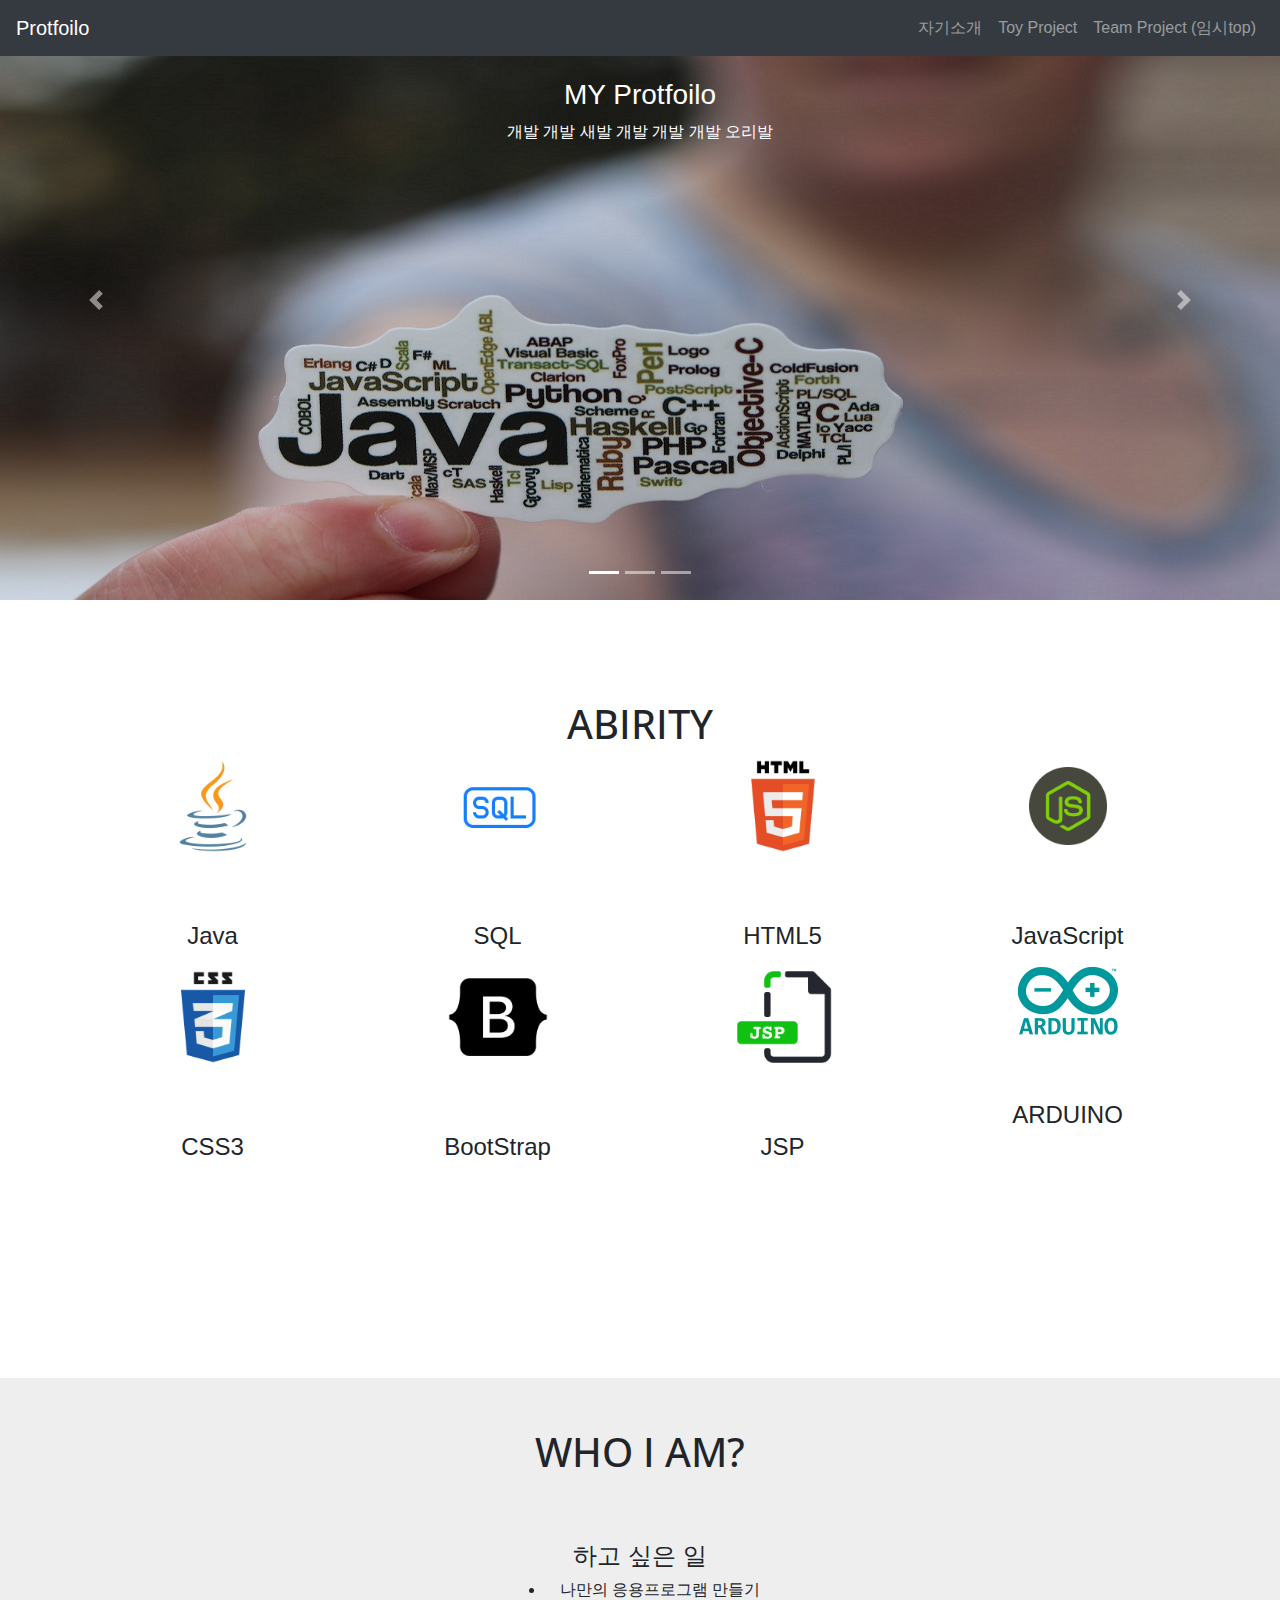
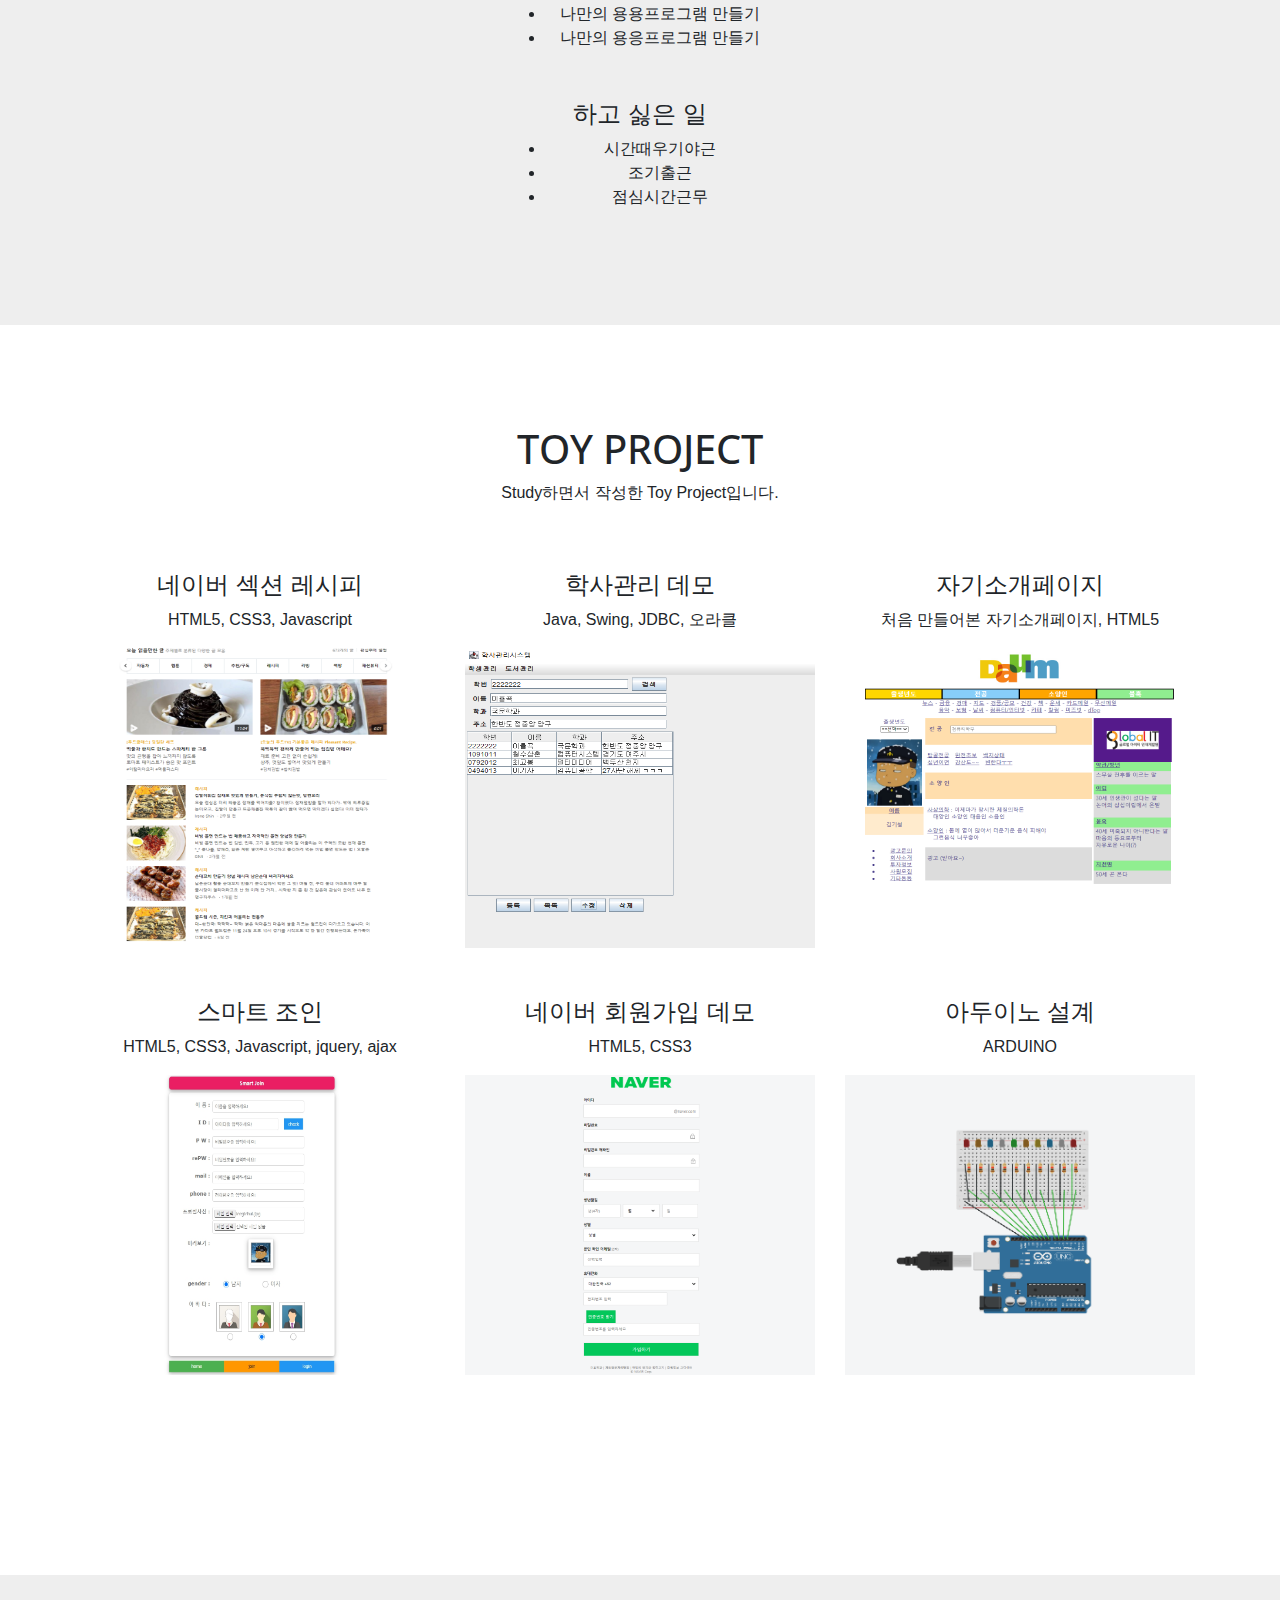
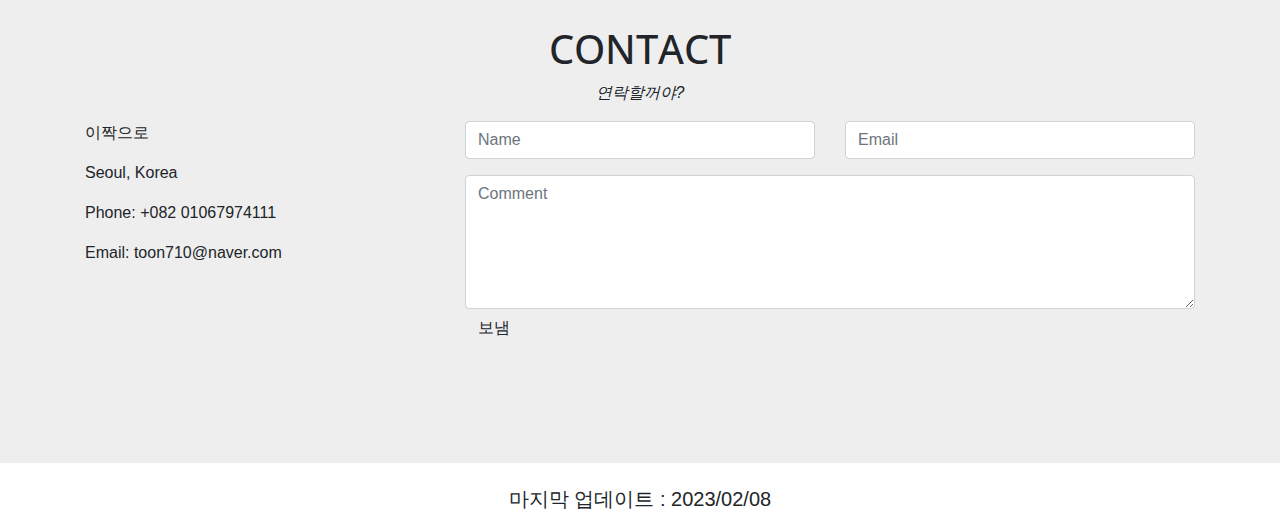
<file: index.html>
<!DOCTYPE html>
<html lang="en">
<head>
    <meta charset="UTF-8">
    <meta http-equiv="X-UA-Compatible" content="IE=edge">
    <meta name="viewport" content="width=device-width, initial-scale=1.0">
    <title>포트폴리오</title>
    <link rel="stylesheet" href="https://cdn.jsdelivr.net/npm/bootstrap@4.6.2/dist/css/bootstrap.min.css">
    <script src="https://cdn.jsdelivr.net/npm/jquery@3.6.1/dist/jquery.min.js"></script>  <!--jquery cdn이 부트스트랩4에 있으므로 제이쿼리사용을 위해 cdn을 추가할 필요가 없다 -->
    <script src="https://cdn.jsdelivr.net/npm/popper.js@1.16.1/dist/umd/popper.min.js"></script>
    <script src="https://cdn.jsdelivr.net/npm/bootstrap@4.6.2/dist/js/bootstrap.bundle.min.js"></script>
    <link rel="stylesheet" href="https://cdnjs.cloudflare.com/ajax/libs/font-awesome/6.2.1/css/all.min.css" integrity="sha512-MV7K8+y+gLIBoVD59lQIYicR65iaqukzvf/nwasF0nqhPay5w/9lJmVM2hMDcnK1OnMGCdVK+iQrJ7lzPJQd1w==" crossorigin="anonymous" referrerpolicy="no-referrer" />
    <link href="https://fonts.googleapis.com/css2?family=Open+Sans:wght@300&display=swap" rel="stylesheet">
    <script>
      $(document).ready(function(){       
        $(".navbar a, footer a[href='#myPage']").on('click', function(event) {
        if (this.hash !== "") {
          event.preventDefault();
          var hash = this.hash;
          $('html, body').animate({
            scrollTop: $(hash).offset().top
          }, 900, function(){
            window.location.hash = hash;
            });
          }
        });
      })
      </script>

    <style>
      #ability img {width: 100px;}
      img{vertical-align: middle;}
      .carousel-caption{bottom:70%;}
      .container, .contaniner-fluid { margin-top:100px; padding-bottom: 100px;}
      .container h3,h4, .container-fluid h3,h4{padding-top: 50px;}     
    </style>
</head>
<body>
    <!-- navigation ------------------------------------------------------------------------------------------------>
    <nav class="navbar navbar-expand-md bg-dark navbar-dark fixed-top">
      <a class="navbar-brand" href="#">Protfoilo</a>
      <button class="navbar-toggler" type="button" data-toggle="collapse" data-target="#collapsibleNavbar">
        <span class="navbar-toggler-icon"></span>
      </button>
      <div class="collapse navbar-collapse" id="collapsibleNavbar">
        <ul class="navbar-nav ml-auto">
          <li class="nav-item">
            <a class="nav-link" href="#introduce" data-toggle="collapse" data-target=".navbar-collapse.show">자기소개</a>
          </li>
          <li class="nav-item">
            <a class="nav-link" href="#toy" data-toggle="collapse" data-target=".navbar-collapse.show">Toy Project</a>
          </li>
          <li class="nav-item">
            <a class="nav-link" href="#demo" data-toggle="collapse" data-target=".navbar-collapse.show">Team Project (임시top)</a>
          </li>    
        </ul>
      </div>  
    </nav>
    <!-- /navigation -->

    <!-- carousel -------------------------------------------------------------------------------------------------->
    <div id="demo" class="carousel slide" data-ride="carousel">

        <!-- Indicators -->
        <ul class="carousel-indicators">
          <li data-target="#demo" data-slide-to="0" class="active"></li>
          <li data-target="#demo" data-slide-to="1"></li>
          <li data-target="#demo" data-slide-to="2"></li>
        </ul>
        
        <!-- The slideshow -->
        <div class="carousel-inner">
          <div class="carousel-item active">
            <img width="100%" src="img/img02.jpg" alt="타이틀 이미지 01">
            <div class="carousel-caption">
                <h3>MY Protfoilo</h3>
                <p>개발 개발 새발 개발 개발 개발 오리발</p>
              </div>
          </div>
          <div class="carousel-item">
            <img width="100%" src="img/seoul.jpg" alt="국기봉 야경">
            <div class="carousel-caption">
                <h3>내가 가야 할 길</h3>
                <p>바라만 보지 않겠습니다.</p>
              </div>
          </div>
          <div class="carousel-item">
            <img width="100%" src="img/sky_ladder.jpg" alt="하늘오르기">
            <div class="carousel-caption">
                <h3>하늘오르기</h3>
                <br>
                <p>하늘에 닿기 위해서가 아닙니다.</p>
                <p>하늘과 닮고 싶어서입니다.</p>
              </div>
          </div>
        </div>
        
        <!-- Left and right controls -->
        <a class="carousel-control-prev" href="#demo" data-slide="prev">
          <span class="carousel-control-prev-icon"></span>
        </a>
        <a class="carousel-control-next" href="#demo" data-slide="next">
          <span class="carousel-control-next-icon"></span>
        </a>
      </div>
      <!-- /carosel -->

    <!-- ability --------------------------------------------------------------------------------------------------->
    <section class="page-section" id="ability">
      <div class="container">
          <div class="text-center">
              <h1 class="text-uppercase"  style="font-family: 'Open Sans', sans-serif;"><i class="fa-solid fa-laptop-code" style="color:rgb(70, 166, 204)"></i> ABIRITY</h1>
          </div>
          <div class="row text-center">
              <div class="col-md-3">
                  <span class="fa-stack fa-4x">
                      <img src="img/java.png">
                  </span>
                  <h4 class="my-3">Java</h4>
              </div>
              <div class="col-md-3">
                <span class="fa-stack fa-4x">
                      <img src="img/sql.png">
                  </span>
                  <h4 class="my-3">SQL</h4>
                </div>
                <div class="col-md-3">
                  <span class="fa-stack fa-4x">
                    <img src="img/html5_icon.png">
                  </span>
                  <h4 class="my-3">HTML5</h4>
                </div>
                <div class="col-md-3">
                  <span class="fa-stack fa-4x">
                    <img src="img/js.png">
                  </span>
                  <h4 class="my-3">JavaScript</h4>
                </div>
              </div>
              <div class="row text-center">
                <div class="col-md-3">
                  <span class="fa-stack fa-4x">
                    <img src="img/css3.png">
                  </span>
                  <h4 class="my-3">CSS3</h4>
                </div>
                <div class="col-md-3">
                  <span class="fa-stack fa-4x">
                    <img src="img/bootstrap.png">
                  </span>
                  <h4 class="my-3">BootStrap</h4>
                </div>
                <div class="col-md-3">
                  <span class="fa-stack fa-4x">
                    <img src="img/jsp.png">
                  </span>
                  <h4 class="my-3">JSP</h4>
                </div>
              <div class="col-md-3">
                  <span class="fa-stack fa-4x">
                      <img src="img/arduino.png">
                  </span>
                  <h4 class="my-3">ARDUINO</h4>
              </div>
          </div>
      </div>
    </section>
    <!-- /ability -->

    <!-- 자기소개 -------------------------------------------------------------------------------------------------->
    <div id="introduce" class="container-fluid" style="background: #eeeeee;">
        <div class="container text-center">
            <h1 style="font-family: 'Open Sans', sans-serif; padding-top: 50px;"><i class="fas fa-user-pen" style="color:rgb(70, 204, 121)"></i> WHO I AM?</h1>
            <p>
                <h4>하고 싶은 일</h4>
                <ul style="width:270px; margin: auto;"> <!-- margin: auto; 박스를 수평가운데 정령  -->
                    <li>나만의 응용프로그램 만들기</li>
                    <li>나만의 용용프로그램 만들기</li>
                    <li>나만의 용응프로그램 만들기</li>
                </ul>
                <h4>하고 싫은 일</h4>
                <ul style="width:270px; margin: auto;">
                    <li>시간때우기야근</li>
                    <li>조기출근</li>
                    <li>점심시간근무</li>
                </ul>
            </p>
        </div>
    </div>
    <!-- /자기 소개 -->

    <!-- toy project ----------------------------------------------------------------------------------------------->
    <div id="toy" class="container text-center">
        <h1 style="font-family: 'Open Sans', sans-serif;"><i class="fa-solid fa-robot" style="color:rgb(228, 123, 25)"></i> TOY PROJECT</h1>        
        <p>Study하면서 작성한 Toy Project입니다.</p>
        <div class="row">
          <div class="col-sm-4">
            <h4>네이버 섹션 레시피</h4>
            <p>HTML5, CSS3, Javascript</p>
            <a href="toy/naver/recipe.html" target="_blank">
              <img width="100%" height="300px" src="img/pic01.png" alt="네이버 레시피">
            </a>
          </div>
          <div class="col-sm-4">
            <h4>학사관리 데모</h4>
            <p>Java, Swing, JDBC, 오라클</p> 
            <a href="https://youtu.be/FXrQBpbAz9E" target="_blank">
                <img width="100%" height="300px" src="img/pic02.png" alt="학사관리 데모">
            </a>
          </div>
          <div class="col-sm-4">
            <h4>자기소개페이지</h4>
            <p>처음 만들어본 자기소개페이지, HTML5</p> 
            <a href="toy/introduce/src/homework01.html" target="_blank">
              <img width="100%" height="300px" src="img/pic05.png" alt="자기소개">
            </a>
          </div>
        </div>
        <div class="row">
          <div class="col-sm-4">
            <h4>스마트 조인</h4>
            <p>HTML5, CSS3, Javascript, jquery, ajax</p> 
            <a href="toy/smart_join/src/smartjoin.html" target="_blank">
              <img width="100%" height="300px" src="img/pic03.jpg" alt="스마트 조인">
            </a>
          </div>
          <div class="col-sm-4">
            <h4>네이버 회원가입 데모</h4>
            <p>HTML5, CSS3</p>
            <a href="toy/naver_join/src/homework02.html" target="_blank">
                <img width="100%" height="300px" src="img/pic04.png" alt="네이버 회원가입 페이지">
            </a>
          </div>
          <div class="col-sm-4">
            <h4>아두이노 설계</h4>
            <p>ARDUINO</p>
            <a href="https://youtu.be/PWx80rr7J60" target="_blank">
                <img width="100%" height="300px" src="img/pic06.png" alt="아두이노">
            </a>
          </div>          
        </div>
    </div>
    <!-- /toy project -->

    <!-- contact --------------------------------------------------------------------------------------------------->
    <div class="container-fluid" style="background: #eeeeee;">
      <div class="container">
        <h1 class="text-center" style="font-family: 'Open Sans', sans-serif; padding-top: 50px;"><i class="fa-regular fa-address-card" style="color:rgb(117, 70, 204)"></i> CONTACT</h1>
        <p class="text-center"><em>연락할꺼야?</em></p>
        <div class="row test">
          <div class="col-md-4">
            <p>이짝으로</p>
            <p><span class="glyphicon glyphicon-map-marker"></span>Seoul, Korea</p>
            <p><span class="glyphicon glyphicon-phone"></span>Phone: +082 01067974111</p>
            <p><span class="glyphicon glyphicon-envelope"></span>Email: toon710@naver.com</p>
          </div>
          <div class="col-md-8">
            <div class="row">
              <div class="col-sm-6 form-group">
                <input class="form-control" id="name" name="name" placeholder="Name" type="text" required>
              </div>
              <div class="col-sm-6 form-group">
                <input class="form-control" id="email" name="email" placeholder="Email" type="email" required>
              </div>
            </div>
            <textarea class="form-control" id="comments" name="comments" placeholder="Comment" rows="5"></textarea>
            <div class="row">
              <div class="col-md-12 form-group">
                <button class="btn pull-right" type="submit">보냄</button>
              </div>
            </div>
          </div>
        </div>
      </div>
    </div>
    <!-- /contact -->
    <br>
    <h5 class="text-center"><i class="fa-solid fa-file-pen" style="color:rgb(195, 204, 70)"></i> 마지막 업데이트 : 2023/02/08</h5>
</body>
</html>
</file>
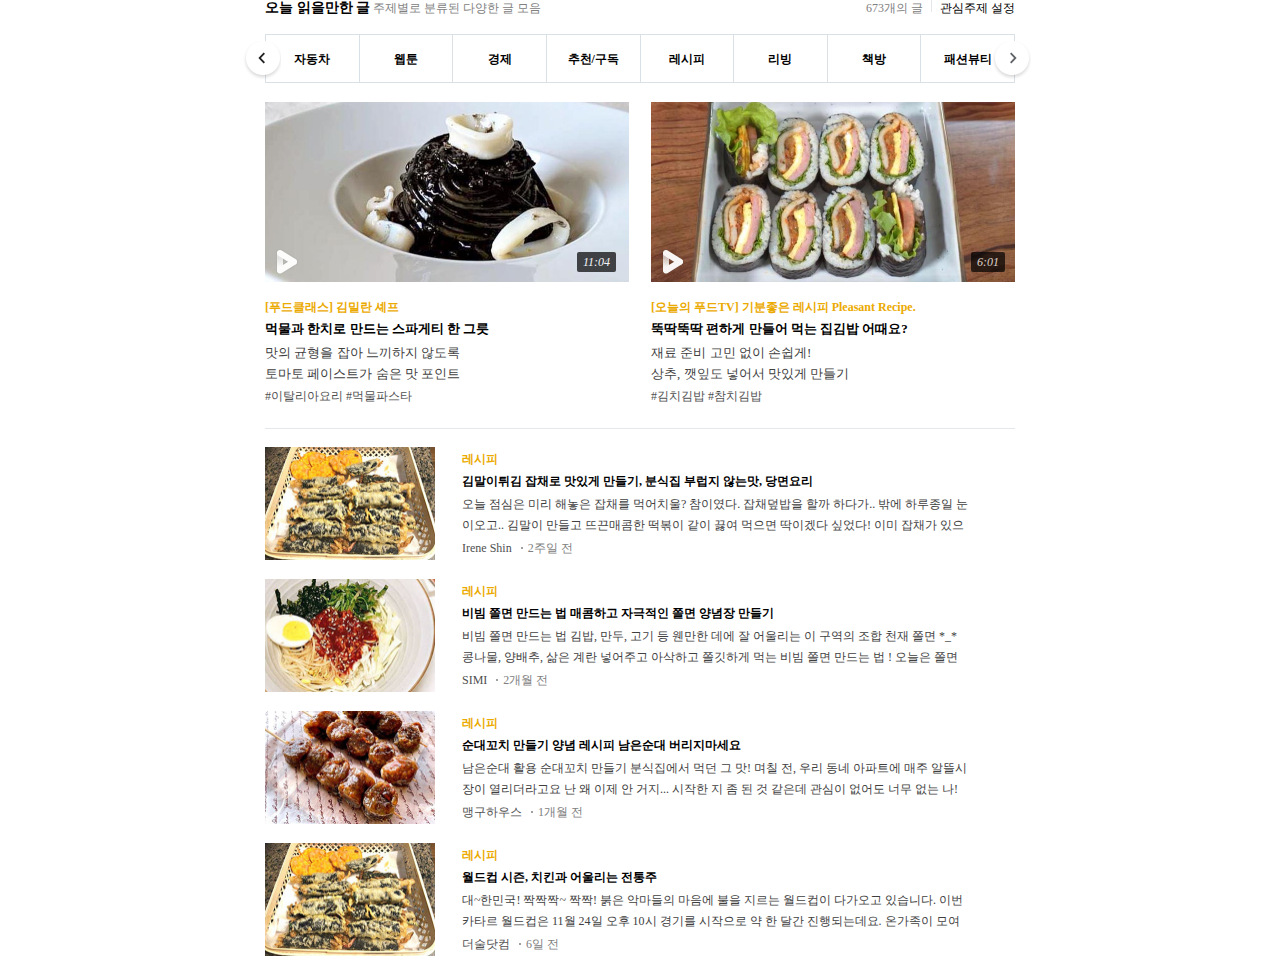
<file: toy/naver/recipe.html>
<!DOCTYPE html>
<html>
<head>
<meta charset="UTF-8">
<title>naver section</title>
<link rel="stylesheet" type="text/css" href="css/naver_section.css">
<style type="text/css">
	
</style>
</head>
<body>
	<div>
		<!-- 머리 -->
		<div class="head">
			<div class="head1 floatL">
				<span>
					<span class="font14"><b>오늘 읽을만한 글</b></span>
					<span class="gray1">주제별로 분류된 다양한 글 모음</span>
				</span>
			</div>
			<div class="head2 floatR">
				<span>
					<span class="gray1"">673개의 글 </span>
					<span class="bar"></span>
					<span> 관심주제 설정</span>
				</span>
			</div>
		</div>
		<!-- //머리 -->
		<!-- 네비 -->
		<div class="navi">
			<table>
				<th>자동차</th>
				<th>웹툰</th>
				<th>경제</th>
				<th>추천/구독</th>
				<th>레시피</th>
				<th>리빙</th>
				<th>책방</th>
				<th>패션뷰티</th>								
			</table>
			<div class="iconA iconA1">
				<img width="442px" height="428px" src="img/sp_main_947f65.png" class="posIconA right1">
			</div>
			<div class="iconA iconA2">
				<img width="442px" height="428px" src="img/sp_main_947f65.png" class="posIconA right2">
			</div>
		</div>
		<!-- //네비 -->
		<!-- 영상클립 -->
		<div class="mov">
			<!-- 왼 -->
			<div class="h305 floatL">
				<span>
					<img src="img/top-left.jpeg" class="mainImg">
				</span>
				<div class="iconB">
					<img width="442px" height="428px" src="img/sp_main_947f65.png" class="iconBin">
				</div>
				<span class="runtime posTime right3">
					<em class="time">11:04</em>
				</span>
				<div class="categoryUp">
					<span class="category">[푸드클래스] 김밀란 셰프</span>
					<strong class="title font13">먹물과 한치로 만드는 스파게티 한 그릇</strong>
					<p class="desc font13">맛의 균형을 잡아 느끼하지 않도록<br>
					토마토 페이스트가 숨은 맛 포인트</p>	
					<span class="teg1">#이탈리아요리 #먹물파스타</span>
				</div>
			</div>
			<!-- 오 -->
			<div class="h305 floatR">
				<span >
					<img src="img/top-right.jpeg" class="mainImg">
				</span>
				<div class="iconB">
					<img width="442px" height="428px" src="img/sp_main_947f65.png" class="iconBin">
				</div>	
				<span class="runtime posTime right4">
					<em class="time">6:01</em>
				</span>
				<div class="categoryUp">
					<span class="category">[오늘의 푸드TV] 기분좋은 레시피 Pleasant Recipe.</span>
					<strong class="title font13">뚝딱뚝딱 편하게 만들어 먹는 집김밥 어때요?</strong>
					<p class="desc font13">재료 준비 고민 없이 손쉽게!<br>
					상추, 깻잎도 넣어서 맛있게 만들기</p>
					<span class="teg1">#김치김밥 #참치김밥</span>
				</div>
			</div>
		</div>
		<!-- //영상클립 -->
		<!-- 레시피 -->
		<div class="pad18">
			<!-- 김말이 -->
			<div class="item mgt0">
				<div class="item_p floatL">
					<img src="img/img_list1.jpg" width="170px" height="113px">
				</div>
				<div class="recipe floatR">
					<span class="category">레시피</span>
					<strong class="title">김말이튀김 잡채로 맛있게 만들기, 분식집 부럽지 않는맛, 당면요리</strong>
					<p class="desc">오늘 점심은 미리 해놓은 잡채를 먹어치울? 참이였다. 잡채덮밥을 할까 하다가.. 
					밖에 하루종일 눈이오고.. 김말이 만들고 뜨끈매콤한 떡볶이 같이 끓여 먹으면 딱이겠다 싶었다! 
					이미 잡채가 있으므로 더 쉽고 빠르게 만들 수 있다~ 라이스페이퍼로 할수도 있었지만 튀김가루 입혀서 정통? 
					김말이튀김을 먹고 싶어서 원래대로~ㅎ 계량 : 계량스푼 1T=15ml, 1t</p>
					<span class="teg1">Irene Shin <span class="date_be"></span><span class="gray1">2주일 전</span></span>
				</div>
			</div>
			<!-- 비빔 쫄면 -->
			<div class="item" >
				<div class="item_p floatL">
					<img src="img/img_list2.jpg" width="170px" height="113px">
				</div>
				<div class="recipe floatR">
					<span class="category">레시피</span>
					<strong class="title">비빔 쫄면 만드는 법 매콤하고 자극적인 쫄면 양념장 만들기</strong>
					<p class="desc">비빔 쫄면 만드는 법 김밥, 만두, 고기 등 웬만한 데에 잘 어울리는 이 구역의 조합 천재 쫄면 
					*_* 콩나물, 양배추, 삶은 계란 넣어주고 아삭하고 쫄깃하게 먹는 비빔 쫄면 만드는 법 ! 오늘은 쫄면 양념장 중에서도 
					매콤하고 찐~한 자극적인 쫄면 양념장 만들기 쫄면 재료 쫄면 면 콩나물 양배추 계란 쫄면 양념장 1인분 고춧가루 2T 
					설탕 2.5T 식초 5</p>
					<span class="teg1">SIMI <span class="date_be"></span><span class="gray1">2개월 전</span></span>
				</div>
			</div>
			<!-- 순대꼬치 -->
			<div class="item" >
				<div class="item_p floatL">
					<img src="img/img_list3.jpg" width="170px" height="113px">
				</div>
				<div class="recipe floatR">
					<span class="category">레시피</span>
					<strong class="title">순대꼬치 만들기 양념 레시피 남은순대 버리지마세요</strong>
					<p class="desc">남은순대 활용 순대꼬치 만들기 분식집에서 먹던 그 맛! 며칠 전, 
					우리 동네 아파트에 매주 알뜰시장이 열리더라고요 난 왜 이제 안 거지... 시작한 지 좀 된 것 같은데 
					관심이 없어도 너무 없는 나! 주차장으로 들어가는 길에 현수막 걸려있는 것보다 알았지 뭐예요 ^^ 
					각종 야채부터 과일까지 시장처럼 팔기도 했고 역시나 먹거리는 다양하게 많더라고요 거기서 제</p>
					<span class="teg1">맹구하우스 <span class="date_be"></span><span class="gray1">1개월 전</span></span>
				</div>
			</div>
			<!-- 월드컵 -->
			<div class="item" >
				<div class="item_p floatL">
					<img src="img/img_list1.jpg" width="170px" height="113px">
				</div>
				<div class="recipe floatR">
					<span class="category">레시피</span>
					<strong class="title">월드컵 시즌, 치킨과 어울리는 전통주</strong>
					<p class="desc">대~한민국! 짝짝짝~ 짝짝! 붉은 악마들의 마음에 불을 지르는 월드컵이 다가오고 있습니다. 
					이번 카타르 월드컵은 11월 24일 오후 10시 경기를 시작으로 약 한 달간 진행되는데요. 
					온가족이 모여 월드컵을 응원할 때, 치킨이 빠질 수 없겠죠~! 오늘은 치킨과 잘 어울리는 전통주를 
					소개해드리겠습니다! 탄산 없는 크래프트 막걸리, 보석막걸리 치킨 하면 맥주만</p>
					<span class="teg1">더술닷컴 <span class="date_be"></span><span class="gray1">6일 전</span></span> 
				</div>
			</div>
		</div>
		<!-- //레시피 -->		
	</div>
</body>
</html>
</file>
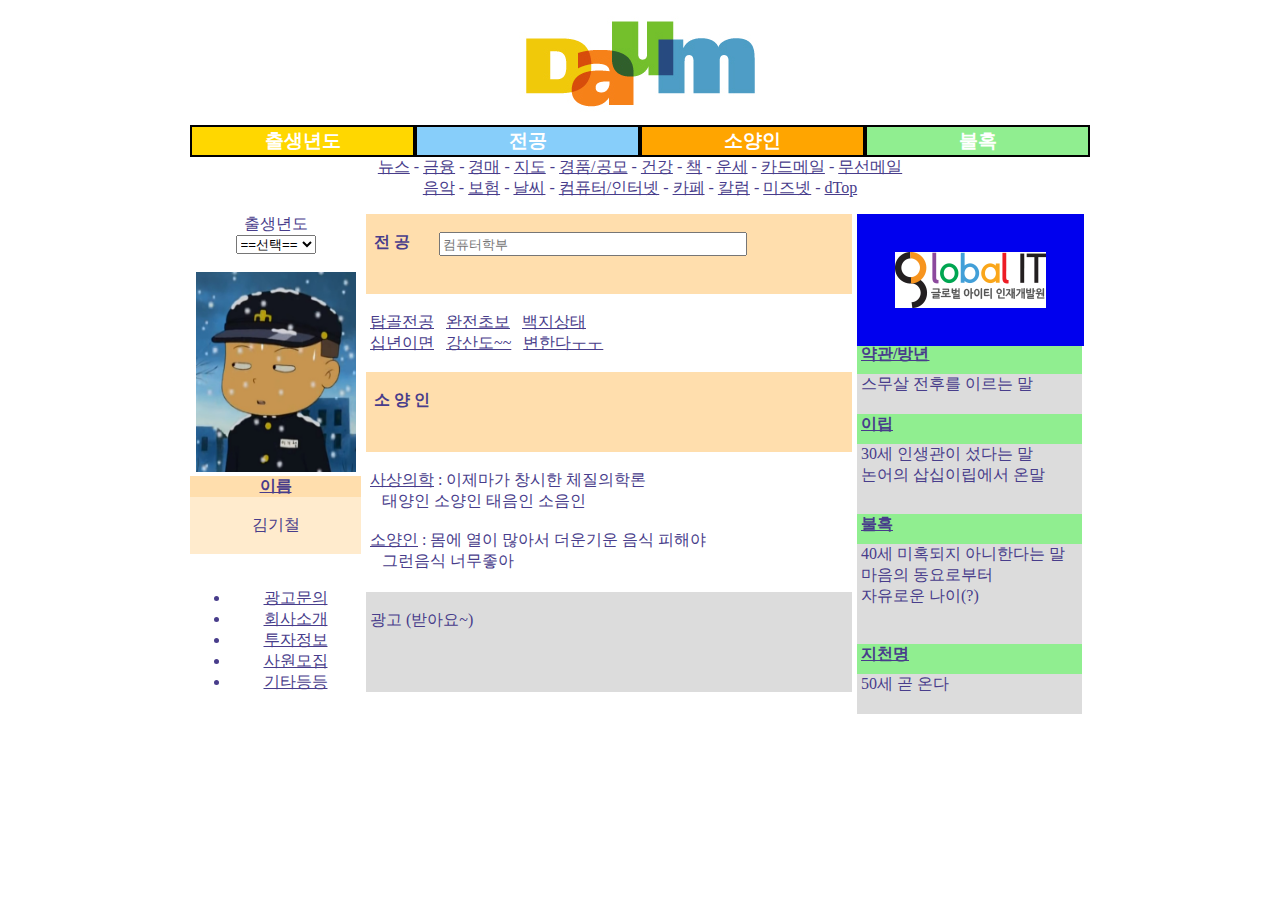
<file: toy/introduce/src/homework01.html>
<!DOCTYPE html>
<html>
<head>
<meta charset="UTF-8">
<title>나</title>
<style type="text/css">
	button {
		width: 25%;
		height: 32px;
		text-align: center;
		color: white;
		float: left;
		border: 2pt solid black;
		font-size: 14pt; 
	}
	
</style>


</head>
	<div style="width: 900px; margin: 0px auto;">
		<!-- 제목 -->
		<div style="text-align : center;">
			<a href="../img/daum.jpg"  target = "_blank">
				<img src="../img/daum_logo.jpg" width="247px" height="113px" border="0" alt="다음로고" title="다음">
			</a>
		</div>
		
		<!-- 버튼 -->
		<div>
			<button type="button" style="background-color: Gold"><b>출생년도</b></button>
			<button type="button" style="background-color: LightSkyBlue"><b>전공</b></button>
			<button type="button" style="background-color: orange"><b>소양인</b></button>
			<button type="button" style="background-color: LightGreen"><b>불혹</b></button>
		</div>
	    <!-- 내비 -->
	    <div style="color: DarkSlateBlue; text-align : center; ">	    	
	    	<ins>뉴스</ins> - <ins>금융</ins> - <ins>경매</ins> - <ins>지도</ins> - <ins>경품/공모</ins> - <ins>건강</ins> - <ins>책</ins> - <ins>운세</ins> - <ins>카드메일</ins> - <ins>무선메일</ins><br>
			<ins>음악</ins> - <ins>보험</ins> - <ins>날씨</ins> - <ins>컴퓨터/인터넷</ins> - <ins>카페</ins> - <ins>칼럼</ins> - <ins>미즈넷</ins> - <ins>dTop</ins>
	    </div>
		<!-- 본문 -->
		<div style="color: DarkSlateBlue; margin-top: 10px;">
			<!-- 출생년도 -->
			<div style="text-align : center; width: 19%;  float: left; margin-top: 5px;">
				출생년도
				<form>
					<select name="year" >
				    	<option value="none">==선택==</option>
				    	<option value="2022">2022년</option>
						<option value="2021">2021년</option>
						<option value="2020">2020년</option>
						<option value="2019">2019년</option>
						<option value="2018">2018년</option>
						<option value="2017">2017년</option>
						<option value="2016">2016년</option>
						<option value="2015">2015년</option>
						<option value="2014">2014년</option>
						<option value="2013">2013년</option>
						<option value="2012">2012년</option>
						<option value="2011">2011년</option>
				    	<option value="2000">2000년</option>
				    	<option value="1999">1999년</option>
				    	<option value="1998">1998년</option>
				    	<option value="1997">1997년</option>
				    	<option value="1996">1996년</option>
				    	<option value="1995">1995년</option>
				    	<option value="1994">1994년</option>
				    	<option value="1993">1993년</option>
				    	<option value="1992">1992년</option>
				    	<option value="1991">1991년</option>
				    	<option value="1990">1990년</option>
				    	<option value="1989">1989년</option>
				    	<option value="1988">1988년</option>
				    	<option value="1987">1987년</option>
				    	<option value="1986">1986년</option>
				    	<option value="1985">1985년</option>
				    	<option value="1984">1984년</option>
				    	<option value="1983">1983년</option>
				    	<option value="1982">1982년</option>
				    	<option value="1981">1981년</option>				      	
					</select>
				</form><br>
				<img src="../img/gichul.jpg" width="160px" height="200px" border="0" alt="이기철" title="기철"><br>
				<div style="background-color: NavajoWhite;">
					<b><ins>이름</ins></b>
				</div> 
				<div style="background-color: BlanchedAlmond;">	
					<br>김기철<br><br>
				</div>
				<div>
					<ul>
						<br><li><ins>광고문의</ins></li> <li><ins>회사소개</ins></li> <li><ins>투자정보</ins></li> <li><ins>사원모집</ins></li> <li><ins>기타등등</ins></li>
					</ul>
				</div>
				
			</div>
			<!-- 전공/소양인 -->
			<div style="width: 54%; float: left; margin-left: 5px;">
				<!-- 전공 -->
				<div style="background-color: NavajoWhite; height: 80px; margin-top: 5px;">
					<br>
					<div style="width: 15%; text-align: left; float: left;">
						<label for="id"> &nbsp; <b>전 공</b> &nbsp; </label>
					</div>
					<div style="width: 85%; float: left;">
						<input style="width: 300px; height: 18px;" type="text" name="major" id="major" placeholder="컴퓨터학부" required>
					</div>
				</div>
				<div>
					<br>&nbsp;<ins>탑골전공</ins>&nbsp;&nbsp; <ins>완전초보</ins>&nbsp;&nbsp; <ins>백지상태</ins><br> 
					&nbsp;<ins>십년이면</ins>&nbsp;&nbsp; <ins>강산도~~</ins>&nbsp;&nbsp; <ins>변한다ㅜㅜ</ins><br><br>
				</div>
				<!-- 소양인 -->
				<div style="background-color: NavajoWhite; height: 80px;">					
					<br><b>&nbsp; 소 양 인</b>					
				</div>
				<div style="margin-bottom: 20px;">
					<br>
					 &nbsp;<ins>사상의학</ins> : 이제마가 창시한 체질의학론<br>
					 &nbsp;&nbsp;&nbsp;&nbsp;태양인 소양인 태음인 소음인<br><br>
					 &nbsp;<ins>소양인</ins> : 몸에 열이 많아서 더운기운 음식 피해야<br>
					 &nbsp;&nbsp;&nbsp;&nbsp;그런음식 너무좋아					 					 
				</div>
				<div style="background-color: Gainsboro; height: 100px;">
					<br>
					 &nbsp;광고 (받아요~)
				</div>
			</div>
			<!-- 불혹 -->
			<div style="width: 25%; float: left; margin-left: 5px; margin-top: 5px;">
				<div style="text-align : center; width: 100%; height: 130px;">
					<a href="http://www.gith.co.kr"  target = "_blank">
						<img src="../img/gt.jpg" width="151px" height="56px" border="38" alt="글로벌IT" title="글로벌IT">
					</a>
				</div>
				<div style="background-color: LightGreen; height: 30px;">
					 &nbsp;<ins><b>약관/방년</b></ins>
				</div>
				<div style="background-color: Gainsboro; height: 40px;">
					 &nbsp;스무살 전후를 이르는 말<br>
				</div>
				<div style="background-color: LightGreen; height: 30px;">
					 &nbsp;<ins><b>이립</b></ins>
				</div>
				<div style="background-color: Gainsboro; height: 70px;">
					 &nbsp;30세 인생관이 섰다는 말<br>
					 &nbsp;논어의 삽십이립에서 온말<br>
				</div>
				<div style="background-color: LightGreen; height: 30px;">
					 &nbsp;<ins><b>불혹</b></ins>
				</div>
				<div style="background-color: Gainsboro; height: 100px;">
					 &nbsp;40세 미혹되지 아니한다는 말<br>
					 &nbsp;마음의 동요로부터<br>
					 &nbsp;자유로운 나이(?)
				</div>
				<div style="background-color: LightGreen; height: 30px;">
					 &nbsp;<ins><b>지천명</b></ins>
				</div>
				<div style="background-color: Gainsboro; height: 40px;">
					 &nbsp;50세 곧 온다
				</div>
			</div>
		</div>
			
	</div>	
	
<body>

</body>
</html>
</file>
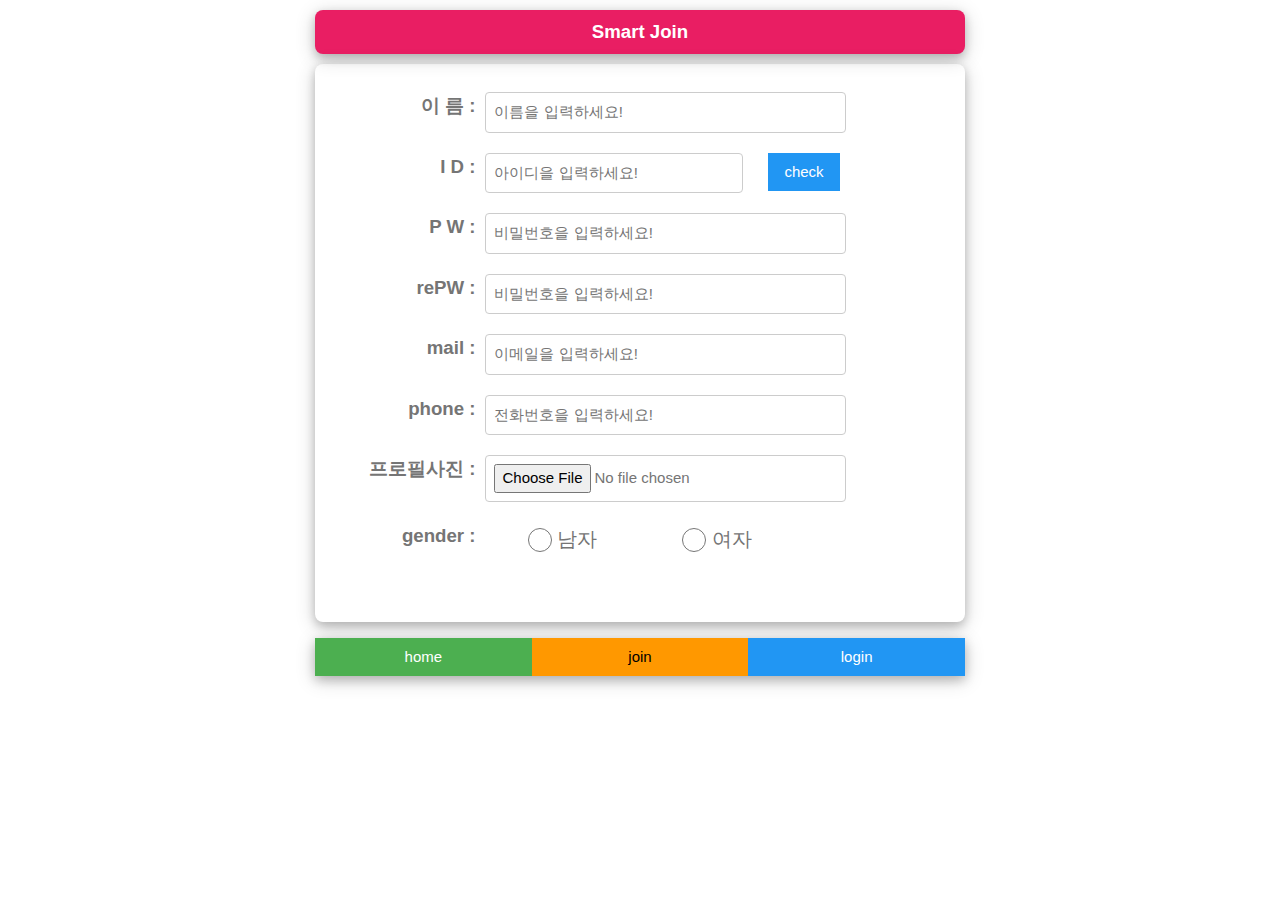
<file: toy/smart_join/src/smartjoin.html>
<!DOCTYPE html>
<html>
<head>
<meta charset="UTF-8">
<title>Smart Join</title>
<link rel="stylesheet" type="text/css" href="../css/w3.css">
<link rel="stylesheet" type="text/css" href="../css/chopa.css">
<script type="text/javascript" src="../js/jquery-3.6.1.min.js"></script>
<style type="text/css">
	
</style>
</head>
<body>
	<div class="w3-content mxw650 w3-center">
		<!-- 타이틀 -->
		<h1 class="w3-pink w3-padding w3-card-4 w3-round-large label1">Smart Join</h1>
		<!-- 입력폼 -->
		
		<form method="GET" action="result.html" name="frm" id="frm"> 
		<div class="w3-col w3-card-4 w3-padding w3-round-large w3-text-gray">
			<div class="w3-col mgt20">
				<label for="name" class="w3-col s3 w3-right-align pdr10 w3-text-gray label1">이 름 : </label>
				<input type="text" name="name" id="name"
							class="w3-col s7 w3-input w3-border w3-round-medium" placeholder="이름을 입력하세요!">
			</div>
			<p class="w3-center w3-text-red" id="namemsg"></p>
			<div class="w3-col mgt20">
				<label for="id" class="w3-col s3 w3-right-align pdr10 w3-text-gray label1">I D : </label>
				<input type="text" name="id" id="id"
							class="w3-col s5 w3-input w3-border w3-round-medium mgr10" placeholder="아이디을 입력하세요!">
				<div class="w3-rest" style="position: relative; right: 47px;">
					<div class="w3-button w3-blue w3-hover-yellow" id="ck">check</div>
				</div>
			</div>
			<p class="w3-center" id="idmsg"></p>
			<!-- <p style="display: none; text-align: center;" id="idMsg"></p> -->
			<div class="w3-col mgt20">
				<label for="pw" class="w3-col s3 w3-right-align pdr10 lw3-text-gray label1">P W : </label>
				<input type="password" name="pw" id="pw"
							class="w3-col s7 w3-input w3-border w3-round-medium" placeholder="비밀번호을 입력하세요!">
			</div>
			<p class="w3-center w3-text-red" id="pwmsg"></p>
			<div class="w3-col mgt20">
				<label for="repw" class="w3-col s3 w3-right-align pdr10 w3-text-gray label1">rePW : </label>
				<input type="password" name="repw" id="repw"
							class="w3-col s7 w3-input w3-border w3-round-medium" placeholder="비밀번호을 입력하세요!">
							
			</div>
			<p class="w3-center w3-text-red" id="repwmsg"></p>
			<div class="w3-col mgt20">
				<label for="mail" class="w3-col s3 w3-right-align pdr10 w3-text-gray label1">mail : </label>
				<input type="text" name="mail" id="mail"
							class="w3-col s7 w3-input w3-border w3-round-medium" placeholder="이메일을 입력하세요!">
			</div>
			<p class="w3-center w3-text-red" id="mailwmsg"></p>
			<div class="w3-col mgt20">
				<label for="pn" class="w3-col s3 w3-right-align pdr10 w3-text-gray label1">phone : </label>
				<input type="text" name="pn" id="pn"
							class="w3-col s7 w3-input w3-border w3-round-medium" placeholder="전화번호을 입력하세요!">
			</div>
			<p class="w3-center w3-text-red" id="pnmsg"></p>
			<!-- 추가된 부분 -->
			<div class="w3-col mgt20">
				<label for="file" class="w3-col s3 w3-right-align pdr10 w3-text-gray label1" style="height: auto;">프로필사진 : </label>
				<div class="w3-col s7" id="filefr">
					<input type="file" name="file" id="file1" class="w3-col w3-input w3-border w3-round-medium file" placeholder="이미지 파일 선택!">
				</div>
			</div>
			<div class="w3-col mgt20" id="preView">
				<label class="w3-col s3 w3-right-align pdr10 w3-text-gray label1">미리보기 : </label>
				<div class="w3-col s7 w3-center pdl10" id="imgfr">
				</div>
			</div>
			
			<div>
				<div class="w3-col mgt20 mgb20">
					<label for="gen" class="w3-col s3 w3-right-align pdr10 label1">gender : </label>
					<label class="w3-col s3"><input class="w3-radio gen" type="radio" name="gen" id="mgen" value="M"> 남자</label>
					<label class="w3-col s3"><input class="w3-radio gen" type="radio" name="gen" id="fgen" value="W"> 여자</label>
				</div>
				<div class="w3-col mgt20 mgb20" id = "avatarBox">
					<label for="avatar" class="w3-col s3 w3-right-align pdr10 h163 label1" id="avaLa">아 바 타 : </label>
					<div id="man" class="w3-rest w3-padding w3-margin-bottom">
						<div>							
							<label class="w3-col s3 w3-margin-right">
							<div id="mans">
								<img src="../img/avatar/img_avatar1.png"><br>
							</div>
							<input class="w3-radio" type="radio" name="avatar" id="M1" value="M1">
							</label>							
						</div>
						<div>
							<label class="w3-col s3 w3-margin-right">
							<div id="mans">
								<img src="../img/avatar/img_avatar2.png"><br>
							</div>
							<input class="w3-radio" type="radio" name="avatar" id="M1" value="M1">
							</label>
						</div>
						<div>
							<label class="w3-col s3 w3-margin-right">
							<div id="mans">
								<img src="../img/avatar/img_avatar3.png"><br>
							</div>
							<input class="w3-radio" type="radio" name="avatar" id="M1" value="M1">
							</label>
						</div>
					</div>
					<div id="woman" class="w3-rest w3-padding">
						<div>
							<label class="w3-col s3 w3-margin-right">
							<div id="mans">
								<img src="../img/avatar/img_avatar4.png"><br>
							</div>
							<input class="w3-radio" type="radio" name="avatar" id="W1" value="W1">							
							</label>
						</div>
						<div>
							<label class="w3-col s3 w3-margin-right">
							<div id="mans">
								<img src="../img/avatar/img_avatar5.png"><br>
							</div>
							<input class="w3-radio" type="radio" name="avatar" id="W1" value="W1">							
							</label>
						</div>
						<div>
							<label class="w3-col s3 w3-margin-right">
							<div id="mans">
								<img src="../img/avatar/img_avatar6.png"><br>
							</div>
							<input class="w3-radio" type="radio" name="avatar" id="W1" value="W1">							
							</label>
						</div>
					</div>
				</div>
			</div>
		</div>
		</form>
		<!-- 버튼 -->
		<div class="w3-col w3-card-4 w3-margin-top">
			<div class="w3-col s4 w3-green w3-hover-yellow w3-button">home</div>
			<div class="w3-col s4 w3-orange w3-hover-yellow w3-button" id="jbtn">join</div>
			<div class="w3-col s4 w3-blue w3-hover-yellow w3-button">login</div>
		</div>
	</div>
<script type="text/javascript" src="../js/smartjoin.js"></script>
</body>
</html>
</file>
<file: toy/naver/css/naver_section.css>
body {
	width: 750px;
	height: 100%;
	font-size: 12px;
    line-height: 16px;
     margin: 0px auto;
}
.head {
	padding: 0px 0px 17px; 
	height: 17px;
}
.head1 {
	margin-right: 0px; 
	width: 300px; 
	text-align: left; 
}
.head2 {
	margin: 0px; 
	width: 200px; 
	text-align:right; 
}
.navi {
	clear: both; 
	height: 50px;
}
.mainImg {
	width: 364px; 
	height: 180px;
}
.iconA {
	position: relative;
	z-index: 2; 
	width: 40px; 
	height: 40px; 
	margin: 0px; 
	overflow: hidden;
}
.iconA1 {
	top: -42px; 
	left: -24px;
}
.iconA2 {
	top: -82px; 
	left: 726px;
}
.posIconA {
	position: relative;
	top: -343px;	
}
.posTime {
	position: relative; 
	bottom: 60px;
}
.iconB {
	position: relative; 
	top: -37px; 
	left: 11px; 
	z-index: 2; 
	width: 24px; 
	height: 28px; 
	margin: 0px; 
	overflow: hidden;
}
.iconBin {
	position: relative; 
	right: 247px; 
	top: -343px;
}
.mov {
	padding: 18px 0px; 
	border-bottom: 1px solid #e4e8eb; 
	height: 308px;
}
.categoryUp {
	position: relative; 
	top: -47px; 
	padding: 16px 18px 0px 0px;
}
.category {
	color: #ebaa00;
	font-weight: 700;
	display: block;
}
.title {
	margin-top: 6px;
	display: block;
}
.desc {
	color: #404040;
	margin-top: 5px;
	margin-bottom: 4px;
	max-height: 42px;
	line-height: 21px;
	overflow: hidden;
    -webkit-line-clamp: 2;
}
.teg1 {
	color: #505050;
	display: inline-block;
	width: 100%;
}
.recipe {
	padding: 4px 45px 0px 0px;  
	width: 508px; 
	height: 107px;
}
.item {
	margin-top: 18px;
	width: 750px;
	height: 114px;
}
.item_p {
	width: 170px;
	height: 114px;
	margin-right: 21px;
}
table, th {
	width: 12.5%;
	border: 1px solid #dae1e6;
	border-collapse : collapse;
}
table {
	width: 100%; 
	height: 49px;
}
.time {
	color: #fff;
	line-height: 14px;	
}
.runtime {
	width: 33.5px;
	height: 20px;
	z-index: 1;
	color: transparent;
	background-color: #000;
	padding: 3px 6px;
    border-radius: 2px;
    opacity: .7;
}
.date_be {
	background-color: grey;
    display: inline-block;
    width: 2px;
    height: 2px;
    border-radius: 50%;
    margin: 0 5px 0 6px;
    vertical-align: 3px;
}
.bar {
	display: inline-block;
	width: 1px;
    height: 12px;
    background-color: #e4e8eb; 
    margin: 0 5px 0 5px;
}
/* div {
	border: 1px solid gray;
} */


.gray1 {
	color: gray;
}
.font13 {
	font-size: 13px;
}
.font14 {
	font-size: 14px;
}
.pad18 {
	padding: 18px 0px;
}
.mgt0 {
	margin-top: 0px;
}
.h305 {
	height: 305px;
}
.floatL {
	float: left;
}
.floatR {
	float: right;
}
.right1 {
	right: 168px;
}
.right2 {
	right: 85px;
}
.right3 {
	right: -312px;
}
.right4 {
	right: -320px;
}
</file>
<file: toy/smart_join/css/chopa.css>
.mxw500 {
	max-width: 500px;	
}
.mxw550 {
	max-width: 550px;	
}
.mxw600 {
	max-width: 600px;	
}
.mxw650 {
	max-width: 650px;	
}
.mxw700 {
	max-width: 700px;	
}
.mxw750 {
	max-width: 750px;	
}
.mxw800 {
	max-width: 800px;	
}

.inblock {
	display: inline-block;
}

/* margin */
.mgb10 {
	margin-bottom: 10px;
}
.mgb20 {
	margin-bottom: 20px;
}
.mgt10 {
	margin-top: 10px;
}
.mgt20 {
	margin-top: 20px;
}
.mgl10 {
	margin-left: 10px;
}
.mgr10 {
	margin-right: 10px;
}

/* padding */
.pdt10 {
	padding-top: 10px;	
}
.pdb10 {
	padding-bottom: 10px;	
}
.pdl10 {
	padding-left: 10px;	
}
.pdr10 {
	padding-right: 10px;	
}
.pdv20 {
	padding-top: 20px;
	padding-bottom: 20px;
	
}
/* 라벨 클래스 */
.lblpt14 {
	font-size: 14pt;
	line-height: 230%;
}

/* 가로사이즈 */
.w160 {
	width: 160px;
}
/* 라벨 */
.label1 {
	font-size: 14pt;
	font-weight: bold;
	line-weight: 230%;
}
/* 박스 */
.box100 {
	width: 100px;
	height: 100px;
}
.imgbox {
	width: 78px;
	height: 78px;
	overflow: hidden;
}
.img1 {
	width: 78px;
	height: auto;
}

label {
		font-size: 20px;
		display: block;
}
img {
		width: 80px;
		height: 80px;
		border: 1px solid gray;
}
.h163 {
	height: 163px;
}
#mans {
		width: 100px; 
		height: 100px; 
		border: 1px solid gray; 
		padding: 8px;
}
#preView {
	display : none;
}
#avaLa, #man, #woman {
	display : none;
}
</file>
